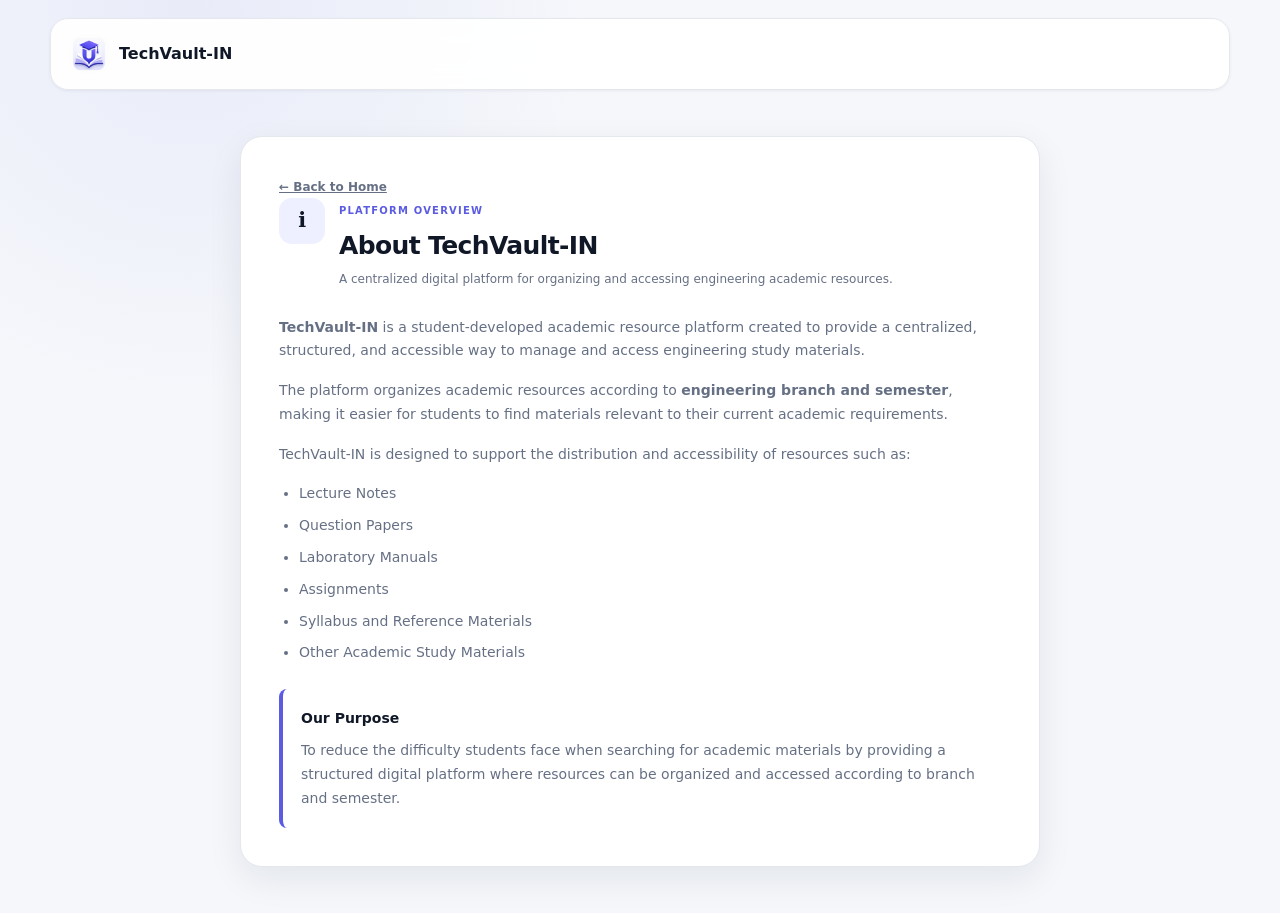
<file: about.html>
<!DOCTYPE html>
<html lang="en">
<head>
  <meta charset="UTF-8">
  <meta name="viewport" content="width=device-width, initial-scale=1.0">

  <title>About Us - TechVault-IN</title>

  <link rel="icon" href="icon-512.png">
  <link rel="stylesheet" href="style.css">
</head>

<body>

<div class="app-shell">

  <!-- Header -->
  <header class="topbar">

    <a class="brand" href="index.html">

      <img
        src="icon-512.png"
        alt="TechVault-IN Logo"
        class="brand-logo"
      />

      <span class="brand-text">
        <strong>TechVault-IN</strong>
      </span>

    </a>

  </header>


  <!-- Main Content -->
  <main class="main-content">

    <div
      class="form-card"
      style="width: min(800px, 100%); margin: 20px auto;"
    >

      <a class="back-btn" href="index.html">
        ← Back to Home
      </a>


      <!-- Page Heading -->
      <div class="section-heading">

        <span class="section-icon">ℹ️</span>

        <div>

          <span class="eyebrow">
            PLATFORM OVERVIEW
          </span>

          <h2>
            About TechVault-IN
          </h2>

          <p>
            A centralized digital platform for organizing and accessing
            engineering academic resources.
          </p>

        </div>

      </div>


      <!-- About Platform -->
      <div
        style="
          display: flex;
          flex-direction: column;
          gap: 16px;
          color: var(--muted);
          font-size: 14px;
          line-height: 1.7;
        "
      >

        <p>
          <strong>TechVault-IN</strong> is a student-developed
          academic resource platform created to provide a centralized,
          structured, and accessible way to manage and access
          engineering study materials.
        </p>

        <p>
          The platform organizes academic resources according to
          <strong>engineering branch and semester</strong>, making it
          easier for students to find materials relevant to their
          current academic requirements.
        </p>

        <p>
          TechVault-IN is designed to support the distribution and
          accessibility of resources such as:
        </p>


        <!-- Resources -->
        <ul
          style="
            padding-left: 20px;
            display: flex;
            flex-direction: column;
            gap: 8px;
          "
        >

          <li>Lecture Notes</li>

          <li>Question Papers</li>

          <li>Laboratory Manuals</li>

          <li>Assignments</li>

          <li>Syllabus and Reference Materials</li>

          <li>Other Academic Study Materials</li>

        </ul>


        <!-- Mission -->
        <div
          style="
            margin-top: 8px;
            padding: 18px;
            border-left: 4px solid var(--primary);
            background: var(--surface);
            border-radius: 8px;
          "
        >

          <p
            style="
              margin: 0 0 8px;
              color: var(--text);
              font-weight: 700;
            "
          >
            Our Purpose
          </p>

          <p
            style="
              margin: 0;
              color: var(--muted);
            "
          >
            To reduce the difficulty students face when searching for
            academic materials by providing a structured digital
            platform where resources can be organized and accessed
            according to branch and semester.
          </p>

        </div>

      </div>

    </div>

  </main>

</div>

</body>
</html>
</file>
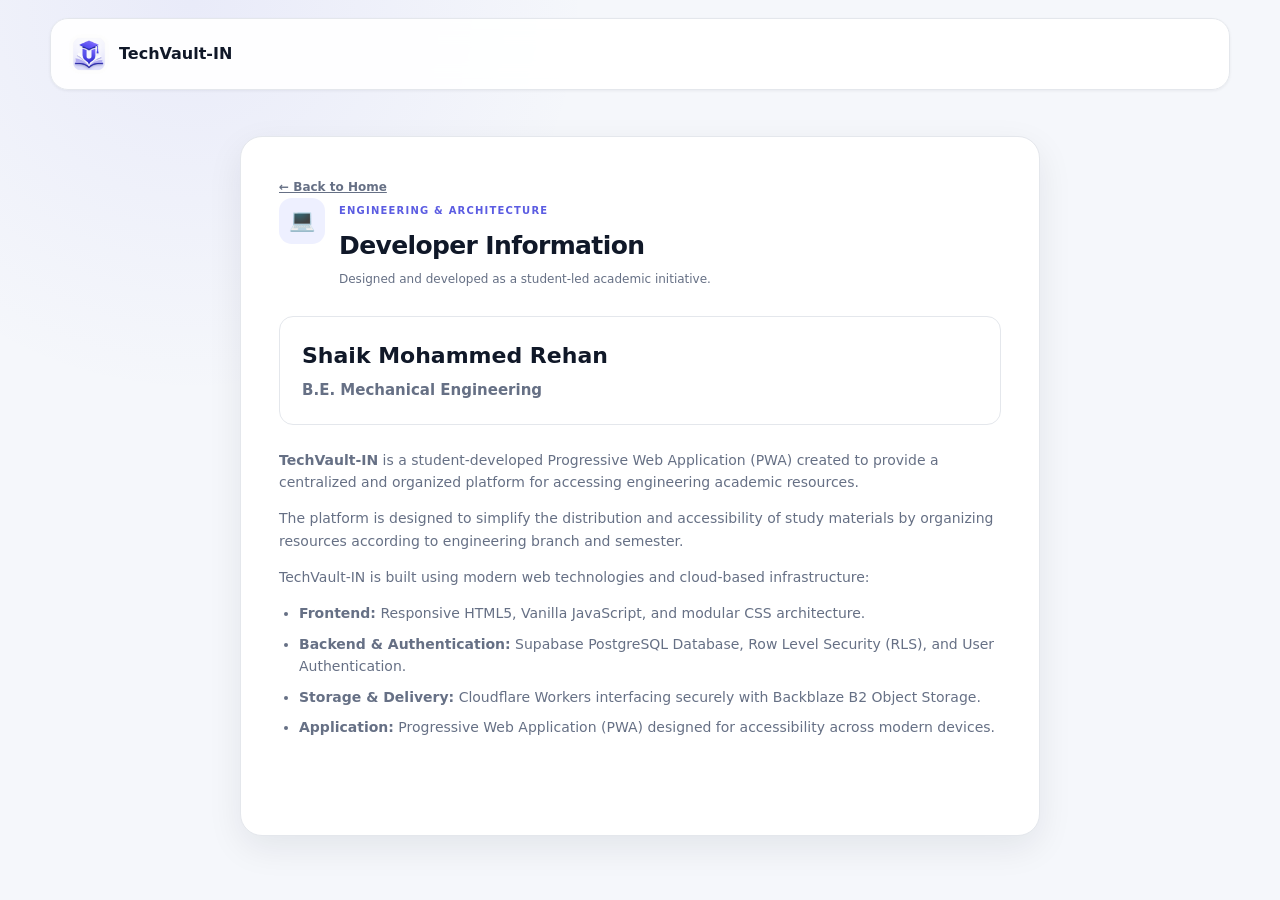
<file: developer.html>
<!DOCTYPE html>
<html lang="en">
<head>
  <meta charset="UTF-8">
  <meta name="viewport" content="width=device-width, initial-scale=1.0">

  <title>Developer - TechVault-IN</title>

  <link rel="icon" href="icon-512.png">
  <link rel="stylesheet" href="style.css">
</head>

<body>

<div class="app-shell">

  <header class="topbar">

    <a class="brand" href="index.html">

      <img
        src="icon-512.png"
        alt="TechVault-IN Logo"
        class="brand-logo"
      />

      <span class="brand-text">
        <strong>TechVault-IN</strong>
      </span>

    </a>

  </header>


  <main class="main-content">

    <div
      class="form-card"
      style="width: min(800px, 100%); margin: 20px auto;"
    >

      <a class="back-btn" href="index.html">
        ← Back to Home
      </a>


      <!-- Developer Heading -->
      <div class="section-heading">

        <span class="section-icon">💻</span>

        <div>

          <span class="eyebrow">
            ENGINEERING & ARCHITECTURE
          </span>

          <h2>
            Developer Information
          </h2>

          <p>
            Designed and developed as a student-led academic initiative.
          </p>

        </div>

      </div>


      <!-- Developer Identity -->
      <div
        style="
          padding: 22px;
          margin: 10px 0 24px;
          border-radius: 14px;
          background: var(--surface);
          border: 1px solid var(--border);
        "
      >

        <h3
          style="
            margin: 0 0 6px;
            color: var(--text);
            font-size: 22px;
          "
        >
          Shaik Mohammed Rehan
        </h3>

        <p
          style="
            margin: 0;
            color: var(--muted);
            font-size: 15px;
            line-height: 1.6;
          "
        >
          <strong>B.E. Mechanical Engineering</strong>
        </p>

      </div>


      <!-- Project Description -->
      <div
        style="
          display: flex;
          flex-direction: column;
          gap: 14px;
          color: var(--muted);
          font-size: 14px;
          line-height: 1.6;
        "
      >

        <p>
          <strong>TechVault-IN</strong> is a student-developed
          Progressive Web Application (PWA) created to provide a
          centralized and organized platform for accessing engineering
          academic resources.
        </p>

        <p>
          The platform is designed to simplify the distribution and
          accessibility of study materials by organizing resources
          according to engineering branch and semester.
        </p>

        <p>
          TechVault-IN is built using modern web technologies and
          cloud-based infrastructure:
        </p>


        <!-- Technical Architecture -->
        <ul
          style="
            padding-left: 20px;
            display: flex;
            flex-direction: column;
            gap: 8px;
          "
        >

          <li>
            <strong>Frontend:</strong>
            Responsive HTML5, Vanilla JavaScript,
            and modular CSS architecture.
          </li>

          <li>
            <strong>Backend & Authentication:</strong>
            Supabase PostgreSQL Database,
            Row Level Security (RLS),
            and User Authentication.
          </li>

          <li>
            <strong>Storage & Delivery:</strong>
            Cloudflare Workers interfacing securely
            with Backblaze B2 Object Storage.
          </li>

          <li>
            <strong>Application:</strong>
            Progressive Web Application (PWA)
            designed for accessibility across modern devices.
          </li>

        </ul>

        <br><br>

      </div>

    </div>

  </main>

</div>

</body>
</html>
</file>
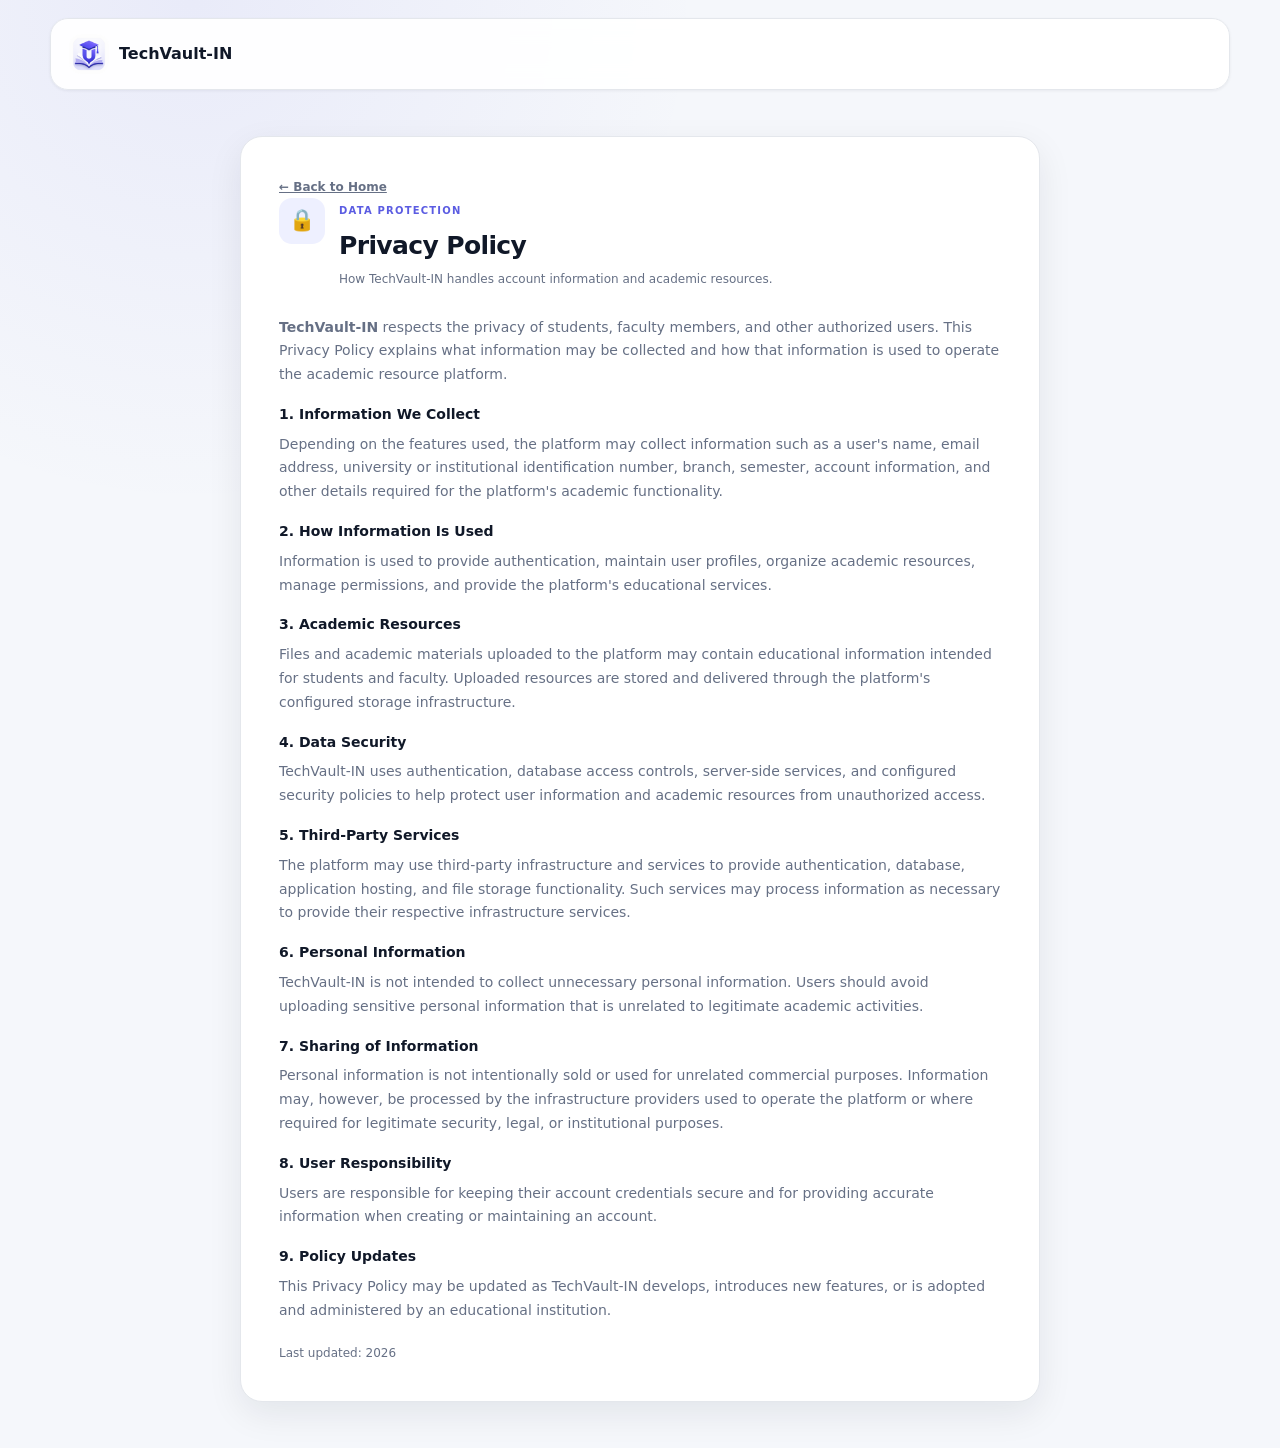
<file: privacy.html>
<!DOCTYPE html>
<html lang="en">
<head>
  <meta charset="UTF-8">
  <meta name="viewport" content="width=device-width, initial-scale=1.0">

  <title>Privacy Policy - TechVault-IN</title>

  <link rel="icon" href="icon-512.png">
  <link rel="stylesheet" href="style.css">
</head>

<body>

<div class="app-shell">

  <!-- Header -->
  <header class="topbar">

    <a class="brand" href="index.html">

      <img
        src="icon-512.png"
        alt="TechVault-IN Logo"
        class="brand-logo"
      />

      <span class="brand-text">
        <strong>TechVault-IN</strong>
      </span>

    </a>

  </header>


  <!-- Main Content -->
  <main class="main-content">

    <div
      class="form-card"
      style="width: min(800px, 100%); margin: 20px auto;"
    >

      <a class="back-btn" href="index.html">
        ← Back to Home
      </a>


      <!-- Page Heading -->
      <div class="section-heading">

        <span class="section-icon">🔒</span>

        <div>

          <span class="eyebrow">
            DATA PROTECTION
          </span>

          <h2>
            Privacy Policy
          </h2>

          <p>
            How TechVault-IN handles account information and academic resources.
          </p>

        </div>

      </div>


      <!-- Privacy Content -->
      <div
        style="
          display: flex;
          flex-direction: column;
          gap: 16px;
          color: var(--muted);
          font-size: 14px;
          line-height: 1.7;
        "
      >

        <p>
          <strong>TechVault-IN</strong> respects the privacy of
          students, faculty members, and other authorized users.
          This Privacy Policy explains what information may be
          collected and how that information is used to operate
          the academic resource platform.
        </p>


        <!-- 1 -->
        <div>

          <p
            style="
              margin-bottom: 6px;
              color: var(--text);
              font-weight: 700;
            "
          >
            1. Information We Collect
          </p>

          <p style="margin-top: 0;">
            Depending on the features used, the platform may collect
            information such as a user's name, email address,
            university or institutional identification number,
            branch, semester, account information, and other details
            required for the platform's academic functionality.
          </p>

        </div>


        <!-- 2 -->
        <div>

          <p
            style="
              margin-bottom: 6px;
              color: var(--text);
              font-weight: 700;
            "
          >
            2. How Information Is Used
          </p>

          <p style="margin-top: 0;">
            Information is used to provide authentication, maintain
            user profiles, organize academic resources, manage
            permissions, and provide the platform's educational
            services.
          </p>

        </div>


        <!-- 3 -->
        <div>

          <p
            style="
              margin-bottom: 6px;
              color: var(--text);
              font-weight: 700;
            "
          >
            3. Academic Resources
          </p>

          <p style="margin-top: 0;">
            Files and academic materials uploaded to the platform may
            contain educational information intended for students
            and faculty. Uploaded resources are stored and delivered
            through the platform's configured storage infrastructure.
          </p>

        </div>


        <!-- 4 -->
        <div>

          <p
            style="
              margin-bottom: 6px;
              color: var(--text);
              font-weight: 700;
            "
          >
            4. Data Security
          </p>

          <p style="margin-top: 0;">
            TechVault-IN uses authentication, database access
            controls, server-side services, and configured security
            policies to help protect user information and academic
            resources from unauthorized access.
          </p>

        </div>


        <!-- 5 -->
        <div>

          <p
            style="
              margin-bottom: 6px;
              color: var(--text);
              font-weight: 700;
            "
          >
            5. Third-Party Services
          </p>

          <p style="margin-top: 0;">
            The platform may use third-party infrastructure and
            services to provide authentication, database,
            application hosting, and file storage functionality.
            Such services may process information as necessary to
            provide their respective infrastructure services.
          </p>

        </div>


        <!-- 6 -->
        <div>

          <p
            style="
              margin-bottom: 6px;
              color: var(--text);
              font-weight: 700;
            "
          >
            6. Personal Information
          </p>

          <p style="margin-top: 0;">
            TechVault-IN is not intended to collect unnecessary
            personal information. Users should avoid uploading
            sensitive personal information that is unrelated to
            legitimate academic activities.
          </p>

        </div>


        <!-- 7 -->
        <div>

          <p
            style="
              margin-bottom: 6px;
              color: var(--text);
              font-weight: 700;
            "
          >
            7. Sharing of Information
          </p>

          <p style="margin-top: 0;">
            Personal information is not intentionally sold or used
            for unrelated commercial purposes. Information may,
            however, be processed by the infrastructure providers
            used to operate the platform or where required for
            legitimate security, legal, or institutional purposes.
          </p>

        </div>


        <!-- 8 -->
        <div>

          <p
            style="
              margin-bottom: 6px;
              color: var(--text);
              font-weight: 700;
            "
          >
            8. User Responsibility
          </p>

          <p style="margin-top: 0;">
            Users are responsible for keeping their account
            credentials secure and for providing accurate information
            when creating or maintaining an account.
          </p>

        </div>


        <!-- 9 -->
        <div>

          <p
            style="
              margin-bottom: 6px;
              color: var(--text);
              font-weight: 700;
            "
          >
            9. Policy Updates
          </p>

          <p style="margin-top: 0;">
            This Privacy Policy may be updated as TechVault-IN
            develops, introduces new features, or is adopted and
            administered by an educational institution.
          </p>

        </div>


        <p
          style="
            margin-top: 4px;
            font-size: 12px;
            color: var(--muted);
          "
        >
          Last updated: 2026
        </p>

      </div>

    </div>

  </main>

</div>

</body>
</html>
</file>
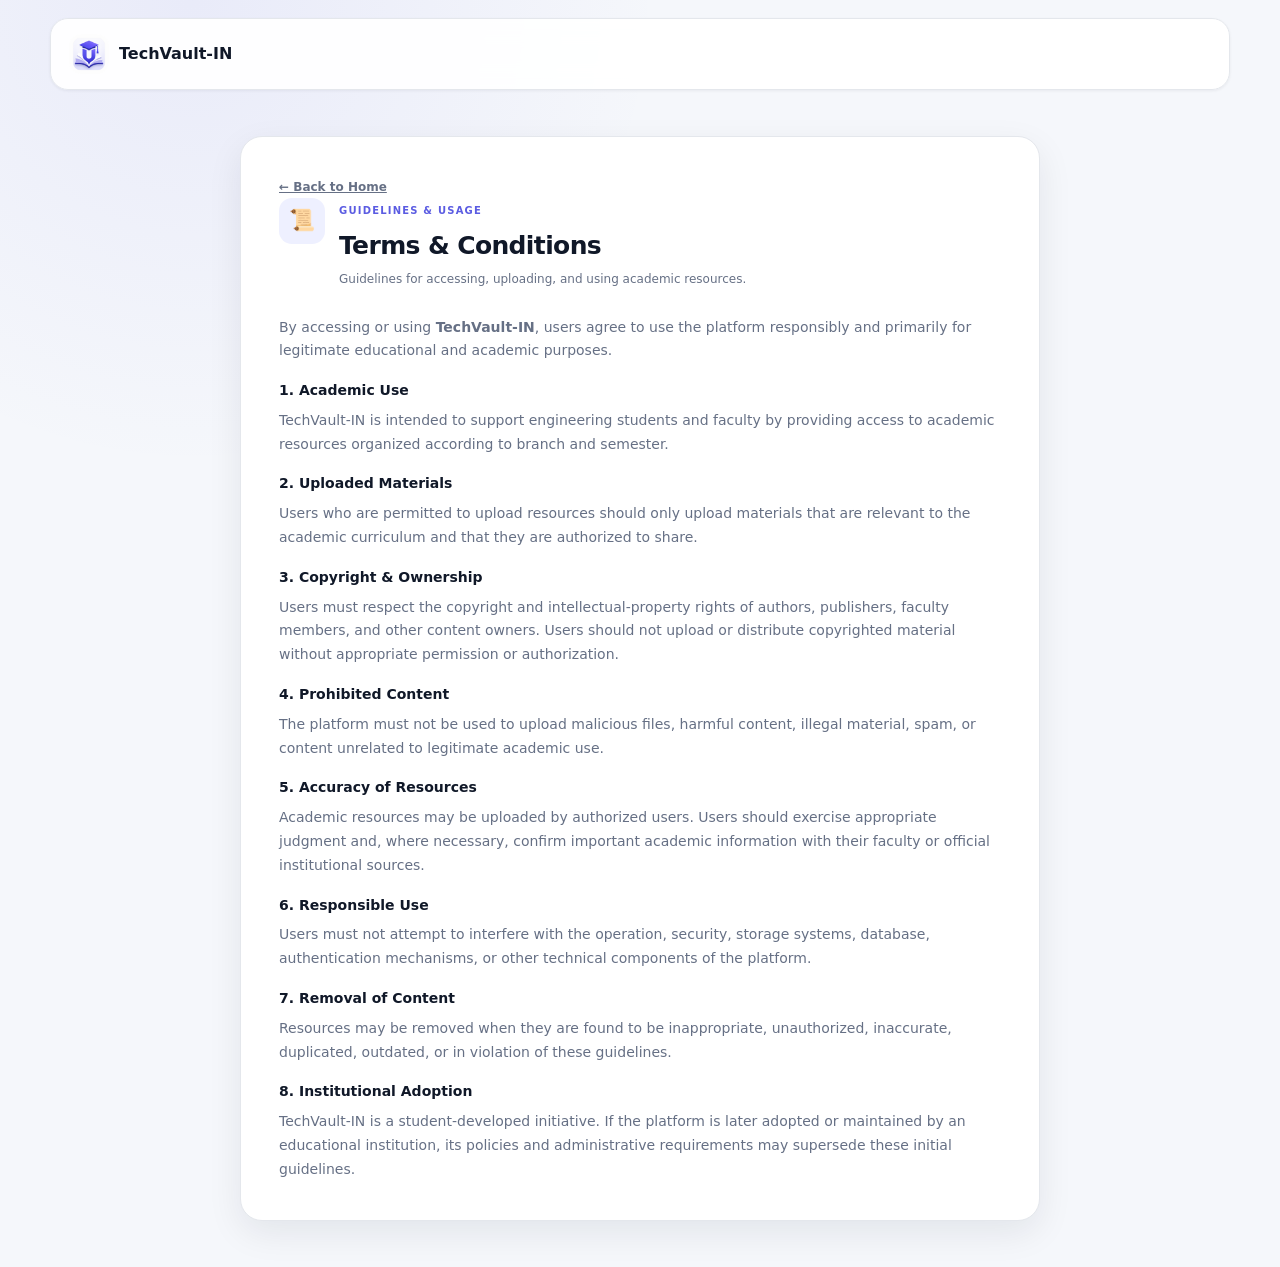
<file: terms.html>
<!DOCTYPE html>
<html lang="en">
<head>
  <meta charset="UTF-8">
  <meta name="viewport" content="width=device-width, initial-scale=1.0">

  <title>Terms & Conditions - TechVault-IN</title>

  <link rel="icon" href="icon-512.png">
  <link rel="stylesheet" href="style.css">
</head>

<body>

<div class="app-shell">

  <!-- Header -->
  <header class="topbar">

    <a class="brand" href="index.html">

      <img
        src="icon-512.png"
        alt="TechVault-IN Logo"
        class="brand-logo"
      />

      <span class="brand-text">
        <strong>TechVault-IN</strong>
      </span>

    </a>

  </header>


  <!-- Main Content -->
  <main class="main-content">

    <div
      class="form-card"
      style="width: min(800px, 100%); margin: 20px auto;"
    >

      <a class="back-btn" href="index.html">
        ← Back to Home
      </a>


      <!-- Page Heading -->
      <div class="section-heading">

        <span class="section-icon">📜</span>

        <div>

          <span class="eyebrow">
            GUIDELINES & USAGE
          </span>

          <h2>
            Terms & Conditions
          </h2>

          <p>
            Guidelines for accessing, uploading, and using academic resources.
          </p>

        </div>

      </div>


      <!-- Terms -->
      <div
        style="
          display: flex;
          flex-direction: column;
          gap: 16px;
          color: var(--muted);
          font-size: 14px;
          line-height: 1.7;
        "
      >

        <p>
          By accessing or using <strong>TechVault-IN</strong>,
          users agree to use the platform responsibly and primarily
          for legitimate educational and academic purposes.
        </p>


        <!-- 1 -->
        <div>

          <p
            style="
              margin-bottom: 6px;
              color: var(--text);
              font-weight: 700;
            "
          >
            1. Academic Use
          </p>

          <p style="margin-top: 0;">
            TechVault-IN is intended to support engineering
            students and faculty by providing access to academic
            resources organized according to branch and semester.
          </p>

        </div>


        <!-- 2 -->
        <div>

          <p
            style="
              margin-bottom: 6px;
              color: var(--text);
              font-weight: 700;
            "
          >
            2. Uploaded Materials
          </p>

          <p style="margin-top: 0;">
            Users who are permitted to upload resources should only
            upload materials that are relevant to the academic
            curriculum and that they are authorized to share.
          </p>

        </div>


        <!-- 3 -->
        <div>

          <p
            style="
              margin-bottom: 6px;
              color: var(--text);
              font-weight: 700;
            "
          >
            3. Copyright & Ownership
          </p>

          <p style="margin-top: 0;">
            Users must respect the copyright and intellectual-property
            rights of authors, publishers, faculty members, and other
            content owners. Users should not upload or distribute
            copyrighted material without appropriate permission or
            authorization.
          </p>

        </div>


        <!-- 4 -->
        <div>

          <p
            style="
              margin-bottom: 6px;
              color: var(--text);
              font-weight: 700;
            "
          >
            4. Prohibited Content
          </p>

          <p style="margin-top: 0;">
            The platform must not be used to upload malicious files,
            harmful content, illegal material, spam, or content
            unrelated to legitimate academic use.
          </p>

        </div>


        <!-- 5 -->
        <div>

          <p
            style="
              margin-bottom: 6px;
              color: var(--text);
              font-weight: 700;
            "
          >
            5. Accuracy of Resources
          </p>

          <p style="margin-top: 0;">
            Academic resources may be uploaded by authorized users.
            Users should exercise appropriate judgment and, where
            necessary, confirm important academic information with
            their faculty or official institutional sources.
          </p>

        </div>


        <!-- 6 -->
        <div>

          <p
            style="
              margin-bottom: 6px;
              color: var(--text);
              font-weight: 700;
            "
          >
            6. Responsible Use
          </p>

          <p style="margin-top: 0;">
            Users must not attempt to interfere with the operation,
            security, storage systems, database, authentication
            mechanisms, or other technical components of the platform.
          </p>

        </div>


        <!-- 7 -->
        <div>

          <p
            style="
              margin-bottom: 6px;
              color: var(--text);
              font-weight: 700;
            "
          >
            7. Removal of Content
          </p>

          <p style="margin-top: 0;">
            Resources may be removed when they are found to be
            inappropriate, unauthorized, inaccurate, duplicated,
            outdated, or in violation of these guidelines.
          </p>

        </div>


        <!-- 8 -->
        <div>

          <p
            style="
              margin-bottom: 6px;
              color: var(--text);
              font-weight: 700;
            "
          >
            8. Institutional Adoption
          </p>

          <p style="margin-top: 0;">
            TechVault-IN is a student-developed initiative.
            If the platform is later adopted or maintained by an
            educational institution, its policies and administrative
            requirements may supersede these initial guidelines.
          </p>

        </div>

      </div>

    </div>

  </main>

</div>

</body>
</html>
</file>
<file: style.css>
:root {
  --bg: #f5f7fb;
  --surface: #ffffff;
  --surface-2: #f8fafc;
  --surface-3: #eef2f7;
  --text: #101828;
  --muted: #667085;
  --muted-2: #98a2b3;
  --border: #e4e7ec;
  --primary: #5b5ce2;
  --primary-hover: #4b4ccc;
  --primary-soft: #eef0ff;
  --success: #12b76a;
  --danger: #f04438;
  --shadow-sm: 0 1px 3px rgba(16, 24, 40, .06);
  --shadow-md: 0 12px 35px rgba(16, 24, 40, .08);
  --radius: 16px;
  --radius-sm: 10px;
  --transition: 180ms ease;
}

* {
  box-sizing: border-box;
  margin: 0;
  padding: 0;
}

html {
  scroll-behavior: smooth;
  font-size: 16px; /* Increases overall scaling of rem-based elements */
}

body {
  min-width: 300px;
  min-height: 100vh;
  background:
    radial-gradient(circle at 15% 0%, rgba(91, 92, 226, .08), transparent 28%),
    var(--bg);
  color: var(--text);
  font-family: Inter, ui-sans-serif, system-ui, -apple-system, BlinkMacSystemFont, "Segoe UI", Roboto, Arial, sans-serif;
  font-size: 15px; /* Ensures general body text is comfortably legible */
  line-height: 1.5;
  transition: background var(--transition), color var(--transition);
}

button,
input,
select,
textarea {
  font: inherit;
}

button,
a {
  -webkit-tap-highlight-color: transparent;
}

button {
  border: 0;
}

button:focus-visible,
input:focus-visible,
select:focus-visible,
textarea:focus-visible {
  outline: 3px solid rgba(91, 92, 226, .22);
  outline-offset: 2px;
}

.app-shell {
  width: 100%;
  min-height: 100vh;
  display: flex;
  flex-direction: column;
}

.topbar {
  width: min(1180px, calc(100% - 32px));
  min-height: 72px;
  margin: 18px auto 0;
  padding: 10px 14px 10px 18px;
  display: flex;
  align-items: center;
  justify-content: space-between;
  gap: 16px;
  background: color-mix(in srgb, var(--surface) 92%, transparent);
  border: 1px solid var(--border);
  border-radius: 18px;
  box-shadow: var(--shadow-sm);
  backdrop-filter: blur(12px);
  position: sticky;
  top: 12px;
  z-index: 20;
}

/* Add this to your style.css */
.brand-logo {
  width: 40px;
  height: 40px;
  object-fit: contain; /* Keeps your logo proportions intact */
  border-radius: 12px;
}

.brand {
  color: var(--text);
  text-decoration: none;
  display: flex;
  align-items: center;
  gap: 10px;
  min-width: 0;
}

/* Workspace Return Banner Styles */
.preview-banner {
  position: sticky;
  top: 0;
  z-index: 50;
  width: 100%;
  background: linear-gradient(135deg, #f59e0b, #d97706);
  color: #ffffff;
  padding: 10px 20px;
  display: flex;
  justify-content: space-between;
  align-items: center;
  font-size: 12px;
  font-weight: 650;
  box-shadow: var(--shadow-sm);
}

.preview-exit-btn {
  background: #ffffff;
  color: #92400e;
  border: none;
  padding: 5px 12px;
  border-radius: 6px;
  cursor: pointer;
  font-size: 11px;
  font-weight: 750;
  transition: var(--transition);
}

.preview-exit-btn:hover {
  background: #fef3c7;
}

.brand-mark {
  width: 40px;
  height: 40px;
  flex: 0 0 40px;
  display: grid;
  place-items: center;
  border-radius: 12px;
  color: white;
  font-size: 17px;
  font-weight: 800;
  background: linear-gradient(135deg, #696af0, #4e50d6);
  box-shadow: 0 8px 20px rgba(91, 92, 226, .25);
}

.brand-text {
  display: flex;
  flex-direction: column;
  line-height: 1.15;
}

.brand-text strong {
  font-size: 16px;
}

.brand-text small {
  margin-top: 3px;
  color: var(--muted);
  font-size: 10px;
  font-weight: 500;
}

.topbar-actions {
  display: flex;
  align-items: center;
  gap: 8px;
}

.icon-btn,
.profile-btn {
  height: 40px;
  border: 1px solid var(--border);
  background: var(--surface-2);
  color: var(--text);
  border-radius: 10px;
  cursor: pointer;
  transition: var(--transition);
}

.icon-btn {
  width: 40px;
  display: grid;
  place-items: center;
  font-size: 18px;
}

.icon-btn:hover,
.profile-btn:hover {
  border-color: var(--primary);
  transform: translateY(-1px);
}

.profile-btn {
  padding: 4px 10px 4px 5px;
  display: flex;
  align-items: center;
  gap: 8px;
}

.profile-avatar,
.dashboard-avatar {
  display: grid;
  place-items: center;
  background: var(--primary-soft);
  color: var(--primary);
  font-weight: 800;
}

.profile-avatar {
  width: 30px;
  height: 30px;
  border-radius: 8px;
  font-size: 12px;
}

.profile-name {
  font-size: 12px;
  font-weight: 650;
  max-width: 120px;
  overflow: hidden;
  text-overflow: ellipsis;
  white-space: nowrap;
}

.role-badge {
  padding: 6px 9px;
  border-radius: 999px;
  background: var(--primary-soft);
  color: var(--primary);
  font-size: 10px;
  font-weight: 800;
  letter-spacing: .06em;
  text-transform: uppercase;
}

.hidden {
  display: none !important;
}

.main-content {
  width: min(1180px, calc(100% - 32px));
  flex: 1;
  margin: 26px auto;
}

.view {
  display: none;
  animation: viewIn .25s ease;
}

.view.active {
  display: block;
}

@keyframes viewIn {
  from { opacity: 0; transform: translateY(6px); }
  to { opacity: 1; transform: translateY(0); }
}

/* Landing */
.hero-card {
  min-height: 560px;
  padding: clamp(26px, 5vw, 64px);
  display: flex;
  flex-direction: column;
  justify-content: center;
  border: 1px solid var(--border);
  border-radius: 26px;
  background:
    radial-gradient(circle at 90% 15%, rgba(91, 92, 226, .13), transparent 30%),
    var(--surface);
  box-shadow: var(--shadow-md);
}

.hero-copy {
  max-width: 720px;
  margin-bottom: 34px;
}

.eyebrow {
  display: inline-block;
  color: var(--primary);
  font-size: 10px;
  line-height: 1;
  font-weight: 850;
  letter-spacing: .12em;
  text-transform: uppercase;
}

.hero-copy h1 {
  margin-top: 13px;
  font-size: clamp(34px, 6vw, 62px);
  line-height: 1.02;
  letter-spacing: -.045em;
}

.hero-copy h1 span {
  color: var(--primary);
}

.hero-copy p {
  max-width: 620px;
  margin-top: 18px;
  color: var(--muted);
  font-size: 15px;
}

.role-grid {
  display: grid;
  grid-template-columns: repeat(2, minmax(0, 1fr));
  gap: 14px;
  max-width: 760px;
}

.role-card {
  min-width: 0;
  padding: 18px;
  display: flex;
  align-items: center;
  gap: 13px;
  text-align: left;
  color: var(--text);
  background: var(--surface-2);
  border: 1px solid var(--border);
  border-radius: 16px;
  cursor: pointer;
  transition: var(--transition);
}

.role-card:hover {
  border-color: rgba(91, 92, 226, .55);
  background: var(--primary-soft);
  transform: translateY(-2px);
  box-shadow: var(--shadow-sm);
}

.role-icon {
  width: 46px;
  height: 46px;
  flex: 0 0 46px;
  display: grid;
  place-items: center;
  border-radius: 13px;
  background: var(--surface);
  font-size: 21px;
}

.role-card-content {
  min-width: 0;
  flex: 1;
  display: flex;
  flex-direction: column;
}

.role-card-content strong {
  font-size: 14px;
}

.role-card-content small {
  margin-top: 3px;
  color: var(--muted);
  font-size: 11px;
  line-height: 1.35;
}

.arrow {
  color: var(--primary);
  font-size: 20px;
  font-weight: 700;
}

.hero-stats {
  display: flex;
  gap: 34px;
  margin-top: 38px;
}

.hero-stats div {
  display: flex;
  flex-direction: column;
}

.hero-stats strong {
  font-size: 20px;
}

.hero-stats span {
  color: var(--muted);
  font-size: 10px;
}

/* Forms */
.form-card {
  width: min(620px, 100%);
  margin: 40px auto;
  padding: clamp(22px, 5vw, 38px);
  background: var(--surface);
  border: 1px solid var(--border);
  border-radius: 22px;
  box-shadow: var(--shadow-md);
}

.back-btn {
  margin-bottom: 28px;
  background: transparent;
  color: var(--muted);
  cursor: pointer;
  font-size: 12px;
  font-weight: 650;
}

.back-btn:hover {
  color: var(--primary);
}

.section-heading {
  display: flex;
  gap: 14px;
  align-items: flex-start;
  margin-bottom: 28px;
}

.section-icon {
  width: 46px;
  height: 46px;
  flex: 0 0 46px;
  display: grid;
  place-items: center;
  border-radius: 13px;
  background: var(--primary-soft);
  font-size: 21px;
}

.section-icon.faculty {
  background: #eefbf5;
}

[data-theme="dark"] .section-icon.faculty {
  background: #15352a;
}

.section-heading h2 {
  margin-top: 7px;
  font-size: 25px;
  letter-spacing: -.025em;
}

.section-heading p {
  margin-top: 5px;
  color: var(--muted);
  font-size: 12px;
}

.smart-form {
  display: flex;
  flex-direction: column;
  gap: 16px;
}

.field {
  min-width: 0;
  display: flex;
  flex-direction: column;
  gap: 7px;
}

.field label {
  color: var(--text);
  font-size: 11px;
  font-weight: 750;
}

.field label span {
  color: var(--muted-2);
  font-weight: 500;
}

input,
select,
textarea {
  width: 100%;
  color: var(--text);
  background: var(--surface-2);
  border: 1px solid var(--border);
  border-radius: 10px;
  padding: 11px 12px;
  outline: none;
  transition: var(--transition);
}

input,
select {
  min-height: 43px;
}

textarea {
  resize: vertical;
  min-height: 80px;
}

input::placeholder,
textarea::placeholder {
  color: var(--muted-2);
}

input:focus,
select:focus,
textarea:focus {
  border-color: var(--primary);
  box-shadow: 0 0 0 3px rgba(91, 92, 226, .10);
}

.form-row {
  display: grid;
  grid-template-columns: repeat(2, minmax(0, 1fr));
  gap: 12px;
}

.primary-btn {
  width: 100%;
  min-height: 46px;
  margin-top: 3px;
  display: flex;
  align-items: center;
  justify-content: center;
  gap: 10px;
  color: white;
  background: linear-gradient(135deg, var(--primary), #4f50d7);
  border-radius: 10px;
  cursor: pointer;
  font-size: 12px;
  font-weight: 750;
  box-shadow: 0 8px 18px rgba(91, 92, 226, .18);
  transition: var(--transition);
}

.primary-btn:hover {
  background: linear-gradient(135deg, var(--primary-hover), #4142c4);
  transform: translateY(-1px);
}

/* Dashboard */
.dashboard-header {
  margin-bottom: 20px;
  padding: 28px;
  display: flex;
  justify-content: space-between;
  align-items: center;
  gap: 18px;
  background: var(--surface);
  border: 1px solid var(--border);
  border-radius: 20px;
  box-shadow: var(--shadow-sm);
}

.dashboard-header h2 {
  margin-top: 7px;
  font-size: 26px;
  letter-spacing: -.025em;
}

.dashboard-header p {
  margin-top: 5px;
  color: var(--muted);
  font-size: 12px;
}

.dashboard-avatar {
  width: 52px;
  height: 52px;
  flex: 0 0 52px;
  border-radius: 15px;
  font-size: 17px;
}

.faculty-avatar {
  color: var(--success);
  background: #eafaf2;
}

[data-theme="dark"] .faculty-avatar {
  background: #15352a;
}

.search-box {
  min-height: 48px;
  margin-bottom: 16px;
  display: flex;
  align-items: center;
  gap: 9px;
  padding: 0 14px;
  background: var(--surface);
  border: 1px solid var(--border);
  border-radius: 12px;
  box-shadow: var(--shadow-sm);
}

.search-box span {
  color: var(--muted);
  font-size: 22px;
}

.search-box input {
  min-height: 46px;
  padding: 0;
  border: 0;
  background: transparent;
  box-shadow: none !important;
}

.selection-panel,
.subjects-section,
.resources-section,
.upload-card,
.faculty-info-card {
  padding: 22px;
  background: var(--surface);
  border: 1px solid var(--border);
  border-radius: 18px;
  box-shadow: var(--shadow-sm);
}

.selection-panel {
  margin-bottom: 16px;
}

.selection-title {
  margin-bottom: 18px;
  display: flex;
  align-items: baseline;
  justify-content: space-between;
  gap: 12px;
}

.selection-title span {
  font-size: 14px;
  font-weight: 800;
}

.selection-title small {
  color: var(--muted);
  font-size: 10px;
}

.control-group + .control-group {
  margin-top: 17px;
}

.control-group > label {
  display: block;
  margin-bottom: 8px;
  color: var(--muted);
  font-size: 10px;
  font-weight: 750;
  text-transform: uppercase;
  letter-spacing: .06em;
}

.chip-grid {
  display: grid;
  grid-template-columns: repeat(5, minmax(0, 1fr));
  gap: 8px;
}

.chip-grid button {
  min-height: 38px;
  padding: 7px 8px;
  color: var(--text);
  background: var(--surface-2);
  border: 1px solid var(--border);
  border-radius: 9px;
  cursor: pointer;
  font-size: 10px;
  font-weight: 700;
  transition: var(--transition);
}

.chip-grid button:hover {
  border-color: var(--primary);
}

.chip-grid button.selected {
  color: white;
  background: var(--primary);
  border-color: var(--primary);
}

.subjects-section {
  margin-bottom: 16px;
}

.section-line {
  display: flex;
  justify-content: space-between;
  align-items: flex-start;
  gap: 12px;
  margin-bottom: 16px;
}

.section-line h3 {
  font-size: 15px;
}

.section-line p {
  margin-top: 3px;
  color: var(--muted);
  font-size: 10px;
}

.count-badge {
  min-width: 27px;
  height: 25px;
  padding: 0 8px;
  display: grid;
  place-items: center;
  color: var(--primary);
  background: var(--primary-soft);
  border-radius: 999px;
  font-size: 10px;
  font-weight: 800;
}

.subject-grid {
  display: grid;
  grid-template-columns: repeat(3, minmax(0, 1fr));
  gap: 10px;
}

.subject-card {
  min-width: 0;
  padding: 14px;
  text-align: left;
  color: var(--text);
  background: var(--surface-2);
  border: 1px solid var(--border);
  border-radius: 12px;
  cursor: pointer;
  transition: var(--transition);
}

.subject-card:hover,
.subject-card.selected {
  border-color: rgba(91, 92, 226, .55);
  background: var(--primary-soft);
  transform: translateY(-1px);
}

.subject-card .subject-icon {
  width: 30px;
  height: 30px;
  margin-bottom: 9px;
  display: grid;
  place-items: center;
  border-radius: 8px;
  background: var(--surface);
  color: var(--primary);
  font-size: 12px;
}

.subject-card strong {
  display: block;
  font-size: 11px;
  line-height: 1.35;
}

.subject-card small {
  display: block;
  margin-top: 4px;
  color: var(--muted);
  font-size: 9px;
}

.resources-section {
  margin-bottom: 30px;
}

.resource-list {
  display: flex;
  flex-direction: column;
  gap: 9px;
}

.resource-item {
  padding: 13px;
  display: flex;
  align-items: center;
  gap: 12px;
  background: var(--surface-2);
  border: 1px solid var(--border);
  border-radius: 12px;
}

.file-icon {
  width: 38px;
  height: 42px;
  flex: 0 0 38px;
  display: grid;
  place-items: center;
  color: #e5484d;
  background: #fff0f0;
  border-radius: 8px;
  font-size: 12px;
  font-weight: 900;
}

[data-theme="dark"] .file-icon {
  background: #3a1e27;
}

.resource-info {
  min-width: 0;
  flex: 1;
}

.resource-info strong {
  display: block;
  overflow: hidden;
  text-overflow: ellipsis;
  white-space: nowrap;
  font-size: 11px;
}

.resource-meta {
  margin-top: 3px;
  color: var(--muted);
  font-size: 9px;
}

.download-btn {
  flex: 0 0 auto;
  padding: 8px 11px;
  color: white;
  background: var(--primary);
  border-radius: 8px;
  text-decoration: none;
  font-size: 9px;
  font-weight: 750;
  cursor: pointer;
}

.download-btn:hover {
  background: var(--primary-hover);
}

.empty-state {
  padding: 30px 15px;
  text-align: center;
  color: var(--muted);
  background: var(--surface-2);
  border: 1px dashed var(--border);
  border-radius: 12px;
}

.empty-state strong {
  display: block;
  margin-bottom: 4px;
  color: var(--text);
  font-size: 12px;
}

.empty-state span {
  font-size: 10px;
}

/* Faculty */
.faculty-layout {
  display: grid;
  grid-template-columns: minmax(0, 1.5fr) minmax(250px, .8fr);
  gap: 16px;
}

.card-heading {
  display: flex;
  align-items: center;
  gap: 12px;
  margin-bottom: 20px;
}

.heading-icon {
  width: 40px;
  height: 40px;
  display: grid;
  place-items: center;
  color: var(--primary);
  background: var(--primary-soft);
  border-radius: 10px;
  font-size: 19px;
  font-weight: 900;
}

.card-heading h3 {
  font-size: 15px;
}

.card-heading p {
  margin-top: 3px;
  color: var(--muted);
  font-size: 10px;
}

.file-drop {
  min-height: 130px;
  padding: 20px;
  display: flex;
  flex-direction: column;
  align-items: center;
  justify-content: center;
  text-align: center;
  color: var(--muted);
  background: var(--surface-2);
  border: 1.5px dashed var(--border);
  border-radius: 12px;
  cursor: pointer;
  transition: var(--transition);
}

.file-drop:hover {
  border-color: var(--primary);
  background: var(--primary-soft);
}

.file-drop input {
  display: none;
}

.upload-symbol {
  width: 36px;
  height: 36px;
  margin-bottom: 7px;
  display: grid;
  place-items: center;
  color: var(--primary);
  background: var(--surface);
  border-radius: 9px;
  font-size: 17px;
  font-weight: 900;
}

.file-drop strong {
  color: var(--text);
  font-size: 11px;
}

.file-drop small {
  margin-top: 3px;
  font-size: 9px;
}

.security-note {
  margin: 0;
  color: var(--muted);
  font-size: 9px;
  line-height: 1.4;
}

.faculty-info-card {
  align-self: start;
}

.faculty-info-card h3 {
  margin-top: 9px;
  font-size: 19px;
  line-height: 1.2;
}

.check-list {
  margin-top: 22px;
  display: flex;
  flex-direction: column;
  gap: 12px;
  list-style: none;
}

.check-list li {
  display: flex;
  gap: 9px;
  color: var(--muted);
  font-size: 10px;
}

.check-list span {
  color: var(--success);
  font-weight: 900;
}

.mini-stat {
  margin-top: 28px;
  padding: 15px;
  display: flex;
  flex-direction: column;
  background: var(--surface-2);
  border-radius: 12px;
}

.mini-stat strong {
  color: var(--primary);
  font-size: 24px;
}

.mini-stat span {
  color: var(--muted);
  font-size: 9px;
}

.footer {
  width: min(1180px, calc(100% - 32px));
  margin: 0 auto 20px;
  padding: 12px 4px;
  display: flex;
  justify-content: space-between;
  align-items: center;
  flex-wrap: nowrap; /* Forces everything to stay on one single line */
  gap: 10px;
  color: var(--text);
  font-size: 13px;
  font-weight: 500;
}

.footer span {
  white-space: nowrap;
}

.footer-links {
  display: flex;
  align-items: center;
  gap: 12px;
  white-space: nowrap;
}

/* Toast */
.toast {
  position: fixed;
  left: 50%;
  bottom: 22px;
  z-index: 100;
  max-width: min(92vw, 430px);
  padding: 11px 14px;
  color: white;
  background: #101828;
  border-radius: 10px;
  box-shadow: var(--shadow-md);
  font-size: 11px;
  opacity: 0;
  pointer-events: none;
  transform: translate(-50%, 15px);
  transition: 220ms ease;
}

.toast.show {
  opacity: 1;
  transform: translate(-50%, 0);
}

/* 550px */
@media (max-width: 550px) {
  .topbar {
    width: calc(100% - 20px);
    min-height: 62px;
    margin-top: 10px;
    padding: 8px 9px 8px 11px;
    border-radius: 14px;
  }

  .main-content {
    width: calc(100% - 20px);
    margin: 16px auto;
  }

  .brand-mark {
    width: 34px;
    height: 34px;
    flex-basis: 34px;
    border-radius: 9px;
    font-size: 14px;
  }

  .brand-text small,
  .profile-name,
  .role-badge {
    display: none;
  }

  .brand-text strong {
    font-size: 14px;
  }

  .hero-card {
    min-height: auto;
    padding: 25px 18px;
    border-radius: 19px;
  }

  .hero-copy {
    margin-bottom: 24px;
  }

  .hero-copy h1 {
    font-size: 34px;
  }

  .hero-copy p {
    font-size: 12px;
  }

  .role-grid {
    grid-template-columns: 1fr;
    gap: 9px;
  }

  .role-card {
    padding: 13px;
  }

  .hero-stats {
    gap: 25px;
    margin-top: 27px;
  }

  .form-card {
    margin: 15px auto;
    padding: 20px 16px;
    border-radius: 17px;
  }

  .section-heading h2 {
    font-size: 21px;
  }

  .form-row {
    grid-template-columns: 1fr;
  }

  .dashboard-header {
    padding: 20px 16px;
    border-radius: 16px;
  }

  .dashboard-header h2 {
    font-size: 21px;
  }

  .dashboard-avatar {
    width: 44px;
    height: 44px;
    flex-basis: 44px;
  }

  .selection-panel,
  .subjects-section,
  .resources-section,
  .upload-card,
  .faculty-info-card {
    padding: 16px;
    border-radius: 15px;
  }

  .selection-title {
    flex-direction: column;
    gap: 3px;
  }

  .chip-grid {
    grid-template-columns: repeat(2, minmax(0, 1fr));
  }

  .semester-grid {
    grid-template-columns: repeat(4, minmax(0, 1fr));
  }

  .subject-grid {
    grid-template-columns: repeat(2, minmax(0, 1fr));
  }

  .resource-item {
    align-items: flex-start;
  }

  .download-btn {
    padding: 7px 8px;
    font-size: 8px;
  }

  .faculty-layout {
    grid-template-columns: 1fr;
  }

   .footer {
    font-size: 10px; /* Scales text down so all links and copyright text fit */
    gap: 3px;
  }
  
  .footer-links {
    gap: 1px; /* Tighter spacing between About, Developer, Privacy, and Terms */
  }
}

/* 300px–360px: deliberately compact */
@media (max-width: 360px) {
  .topbar {
    width: calc(100% - 12px);
    padding-left: 8px;
    padding-right: 7px;
  }

  .main-content {
    width: calc(100% - 12px);
    margin-top: 10px;
  }

  .hero-card {
    padding: 20px 13px;
    border-radius: 15px;
  }

  .hero-copy h1 {
    font-size: 29px;
  }

  .hero-copy p {
    font-size: 11px;
  }

  .role-card {
    gap: 9px;
    padding: 11px;
  }

  .role-icon {
    width: 38px;
    height: 38px;
    flex-basis: 38px;
    font-size: 17px;
  }

  .role-card-content strong {
    font-size: 11px;
  }

  .role-card-content small {
    font-size: 9px;
  }

  .arrow {
    font-size: 16px;
  }

  .hero-stats {
    gap: 16px;
  }

  .hero-stats strong {
    font-size: 17px;
  }

  .hero-stats span {
    font-size: 8px;
  }

  .form-card {
    padding: 17px 12px;
  }

  .section-heading {
    gap: 9px;
  }

  .section-icon {
    width: 39px;
    height: 39px;
    flex-basis: 39px;
    font-size: 17px;
  }

  .section-heading h2 {
    font-size: 18px;
  }

  .section-heading p {
    font-size: 10px;
  }

  .field label {
    font-size: 10px;
  }

  input,
  select {
    min-height: 40px;
    padding: 9px 10px;
    font-size: 11px;
  }

  .primary-btn {
    min-height: 43px;
    font-size: 10px;
  }

  .dashboard-header {
    padding: 16px 12px;
  }

  .dashboard-header h2 {
    font-size: 18px;
  }

  .dashboard-header p {
    font-size: 10px;
  }

  .search-box {
    min-height: 43px;
  }

  .selection-panel,
  .subjects-section,
  .resources-section,
  .upload-card,
  .faculty-info-card {
    padding: 12px;
  }

  .chip-grid {
    gap: 5px;
  }

  .chip-grid button {
    min-height: 34px;
    padding: 5px 3px;
    font-size: 8px;
  }

  .semester-grid button {
    font-size: 8px;
  }

  .subject-grid {
    gap: 6px;
  }

  .subject-card {
    padding: 10px;
  }

  .subject-card strong {
    font-size: 9px;
  }

  .subject-card small {
    font-size: 8px;
  }

  .resource-item {
    gap: 7px;
    padding: 9px;
  }

  .file-icon {
    width: 30px;
    height: 34px;
    flex-basis: 30px;
    font-size: 9px;
  }

  .resource-info strong {
    font-size: 9px;
  }

  .resource-meta {
    font-size: 7px;
  }

  .download-btn {
    padding: 6px;
    font-size: 7px;
  }

  .section-line h3 {
    font-size: 12px;
  }

  .section-line p {
    font-size: 9px;
  }

   .footer {
    font-size: 12px; /* Scales text down so all links and copyright text fit */
    gap: 0px;
  }
  
  .footer-links {
    gap: 1px; /* Tighter spacing between About, Developer, Privacy, and Terms */
  }
}

@media (prefers-reduced-motion: reduce) {
  *,
  *::before,
  *::after {
    scroll-behavior: auto !important;
    transition-duration: .01ms !important;
    animation-duration: .01ms !important;
  }
}
/* Password Field Wrapper & Toggle Button Styles */
.password-input-wrapper {
  position: relative;
  display: flex;
  align-items: center;
  width: 100%;
}

.password-input-wrapper input {
  width: 100%;
  padding-right: 44px; /* Prevents text from overlapping the toggle icon */
}

.toggle-password-btn {
  position: absolute;
  right: 10px;
  background: transparent;
  border: none;
  padding: 6px;
  display: flex;
  align-items: center;
  justify-content: center;
  color: var(--muted);
  cursor: pointer;
  border-radius: 6px;
  transition: var(--transition);
}

.toggle-password-btn:hover {
  color: var(--primary);
  background: var(--primary-soft);
}

.forgot-password-link {
  align-self: flex-end;
  margin-top: 4px;
  font-size: 11px;
  font-weight: 600;
  color: var(--primary);
  text-decoration: none;
  transition: var(--transition);
}

.forgot-password-link:hover {
  color: var(--primary-hover);
  text-decoration: underline;
}
</file>
